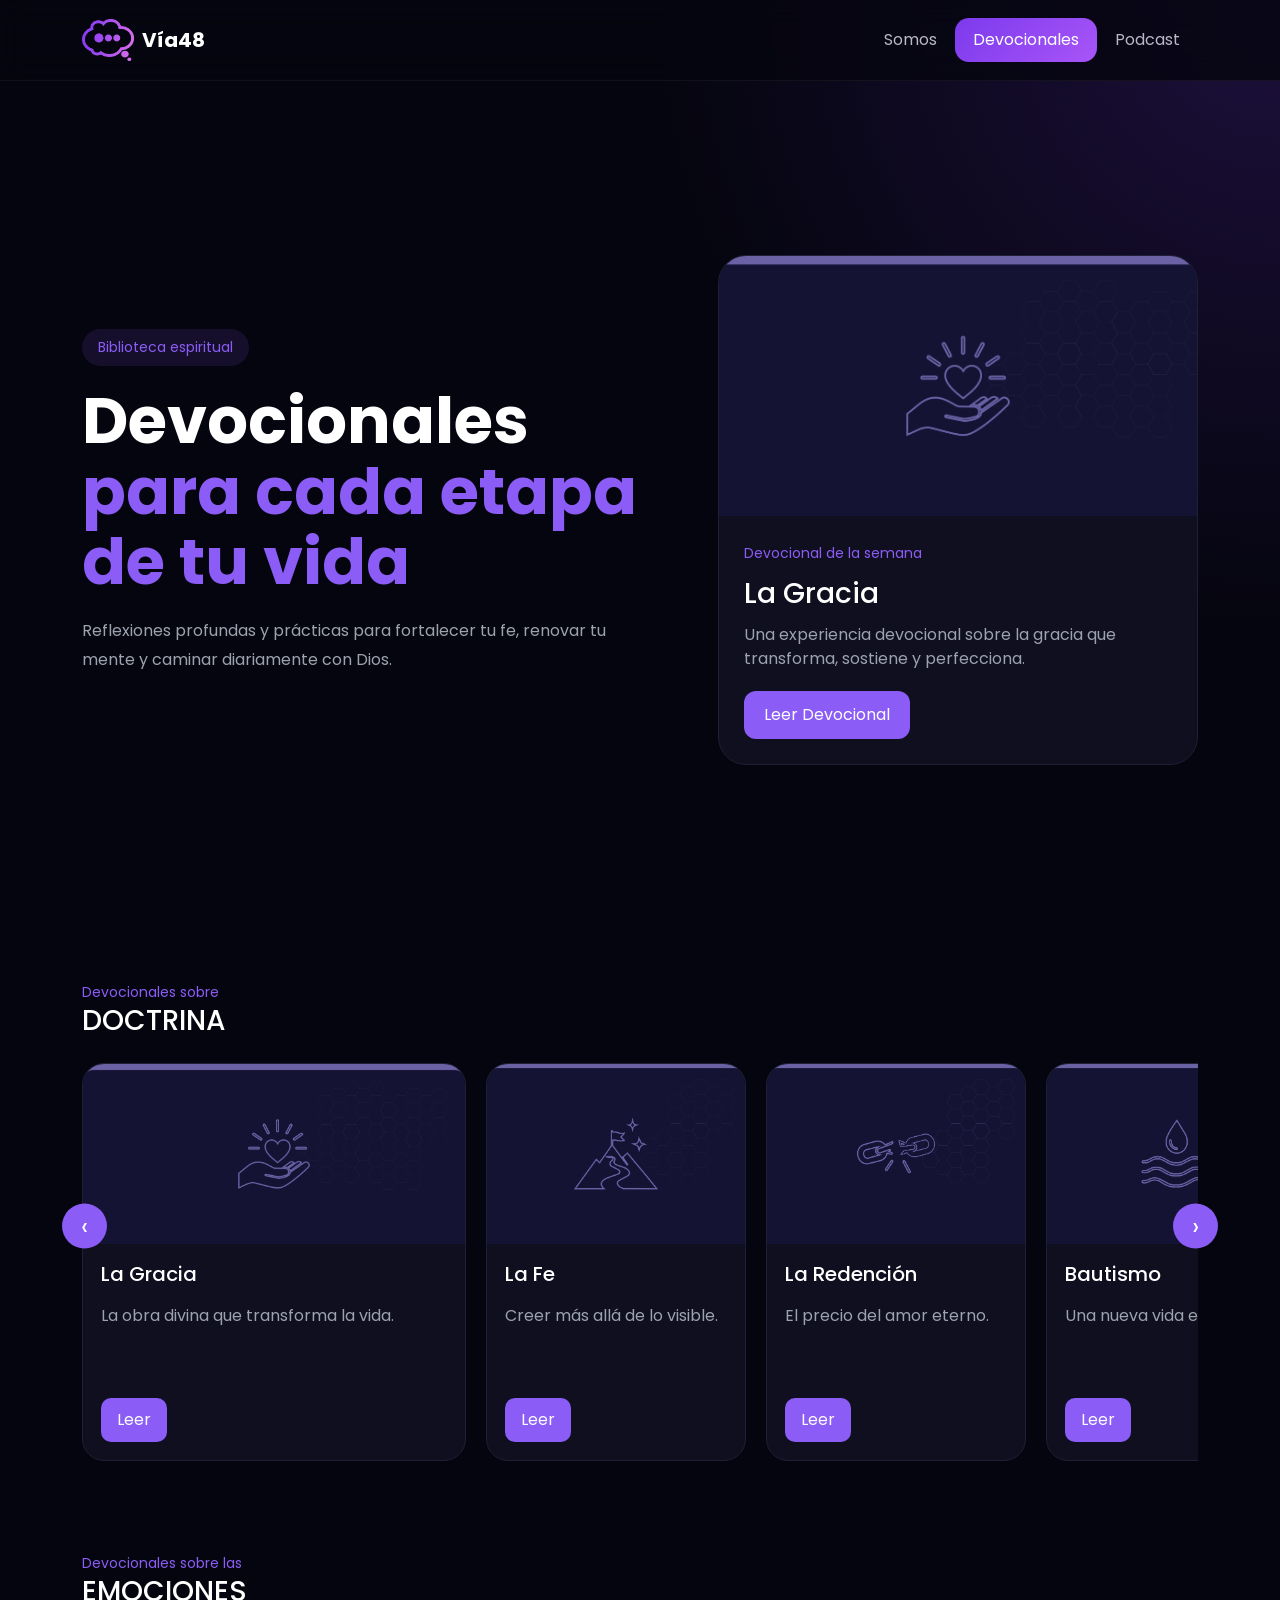
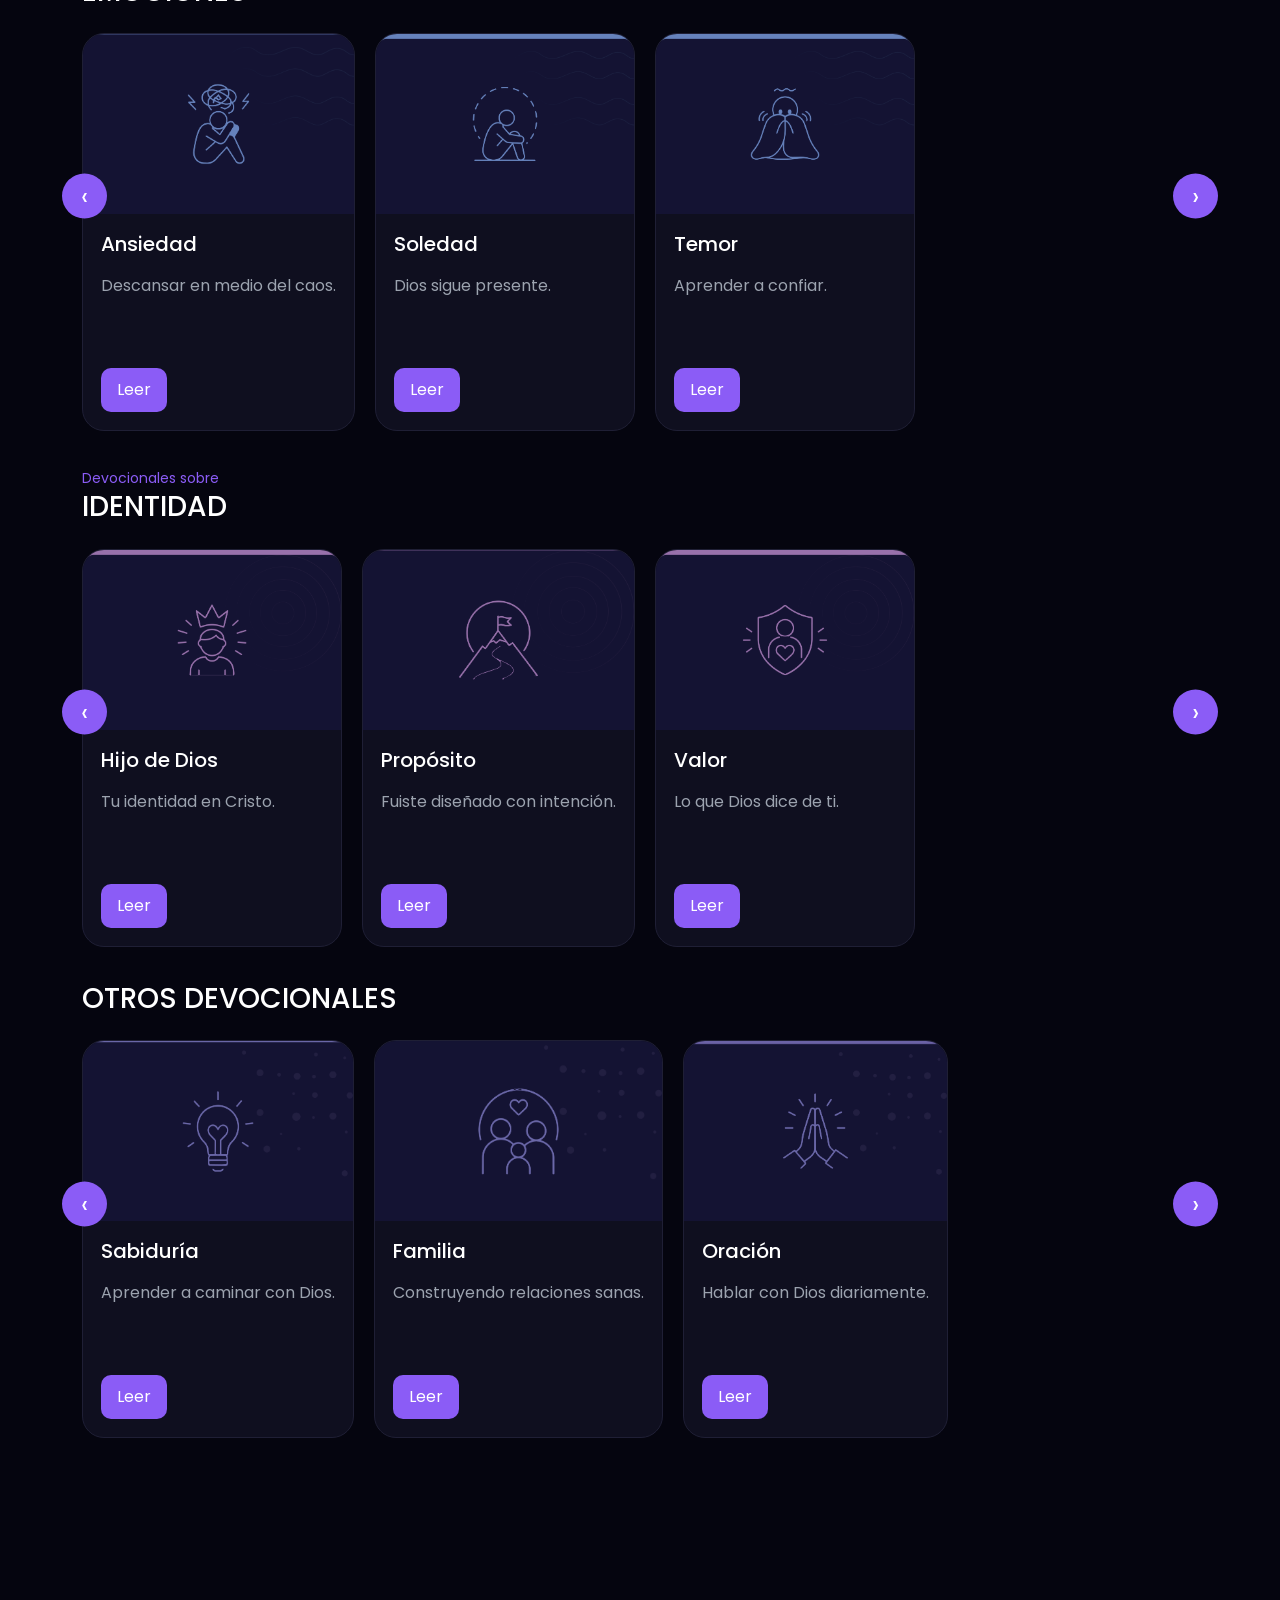
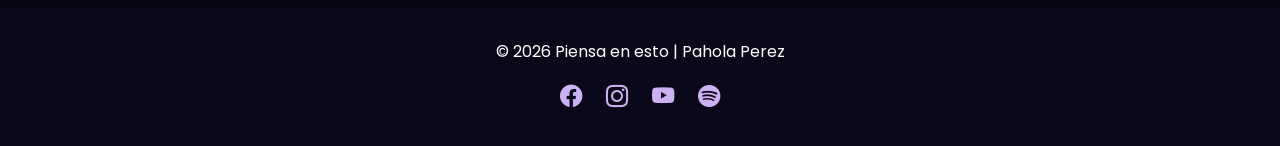
<file: devocionales.html>
<!DOCTYPE html>
<html lang="es">
<head>
  <meta charset="UTF-8">
  <meta name="viewport" content="width=device-width, initial-scale=1.0">

  <title>Vía48 | Devocionales</title>

  <!-- Bootstrap -->
  <link href="https://cdn.jsdelivr.net/npm/bootstrap@5.3.2/dist/css/bootstrap.min.css" rel="stylesheet">

  <!-- Poppins -->
  <link href="https://fonts.googleapis.com/css2?family=Poppins:wght@300;400;500;600;700&display=swap" rel="stylesheet">

  <!-- Bootstrap Icons -->
  <link rel="stylesheet"href="https://cdn.jsdelivr.net/npm/bootstrap-icons@1.11.3/font/bootstrap-icons.min.css">

  <link rel="stylesheet" href="devocionales.css">
</head>

<body>

<!-- NAVBAR -->
<nav class="navbar navbar-expand-lg navbar-dark fixed-top custom-navbar">
  <div class="container">

    <a class="navbar-brand d-flex align-items-center fw-bold" href="index.html">
      <img src="multimedia/Logos/2x/isolog.png"
           alt="Vía48"
           height="42"
           class="me-2 logo-nav">

      <span class="brand-text">Vía48</span>
    </a>

    <button class="navbar-toggler"
            type="button"
            data-bs-toggle="collapse"
            data-bs-target="#menu">
      <span class="navbar-toggler-icon"></span>
    </button>

    <div class="collapse navbar-collapse" id="menu">

      <ul class="navbar-nav ms-auto align-items-lg-center">

        <li class="nav-item">
          <a class="nav-link" href="index.html">Somos</a>
        </li>

        <li class="nav-item">
          <a class="nav-link active-link" href="#">
            Devocionales
          </a>
        </li>

        <li class="nav-item">
          <a class="nav-link" href="podcast.html">
            Podcast
          </a>
        </li>

      </ul>

    </div>
  </div>
</nav>


<!-- ================= HERO ================= -->
<header class="hero">

  <div class="hero-overlay"></div>

  <div class="container hero-content">

    <div class="hero-text">

      <span class="hero-tag">
        Biblioteca espiritual
      </span>

      <h1>
        Devocionales <br>
        <span>para cada etapa de tu vida</span>
      </h1>

      <p>
        Reflexiones profundas y prácticas para fortalecer tu fe,
        renovar tu mente y caminar diariamente con Dios.
      </p>

    </div>

    <!-- DEVOCIONAL SEMANA -->
    <div class="featured-card">

      <div class="featured-image">
        <img src="multimedia/devocionales/devocional de la gracia.png" alt="">
      </div>

      <div class="featured-info">

        <span class="featured-label">
          Devocional de la semana
        </span>

        <h3>La Gracia</h3>

        <p>
          Una experiencia devocional sobre la gracia que transforma,
          sostiene y perfecciona.
        </p>

        <a href="la gracia.html" class="btn-main">
          Leer Devocional
        </a>

      </div>

    </div>

  </div>

</header>

<!-- ================= CATEGORIAS ================= -->
<section class="dev-library">

  <div class="container">

    <!-- ================= DOCTRINA ================= -->
    <div class="dev-section">

      <div class="section-head">
        <span class="featured-label">
          Devocionales sobre
        </span>
        <h2>DOCTRINA</h2>
      </div>

      <div class="slider-wrapper">

        <button class="slider-btn prev">‹</button>

        <div class="slider-track">

          <!-- CARD -->
          <div class="dev-card">
            <img src="multimedia/devocionales/devocional de la gracia.png">
            <h5>La Gracia</h5>
            <p>La obra divina que transforma la vida.</p>
            <a href="la gracia.html">Leer</a>
          </div>

          <div class="dev-card">
            <img src="multimedia/devocionales/devocional de la fe.png">
            <h5>La Fe</h5>
            <p>Creer más allá de lo visible.</p>
            <a href="la fe.html">Leer</a>
          </div>

          <div class="dev-card">
            <img src="multimedia/devocionales/devocional de la redencion.png">
            <h5>La Redención</h5>
            <p>El precio del amor eterno.</p>
            <a href="la fe.html">Leer</a>
          </div>

          <div class="dev-card">
            <img src="multimedia/devocionales/devocional del bautismo.png">
            <h5>Bautismo</h5>
            <p>Una nueva vida en Cristo.</p>
            <a href="la fe.html">Leer</a>
          </div>

          <div class="dev-card">
            <img src="multimedia/devocionales/devocional del espiritu santo.png">
            <h5>Espíritu Santo</h5>
            <p>Dios obrando dentro de ti.</p>
            <a href="la fe.html">Leer</a>
          </div>

        </div>

        <button class="slider-btn next">›</button>

      </div>

    </div>

    <!-- ================= EMOCIONES ================= -->
    <div class="dev-section">

      <div class="section-head">
        <div class="section-head">
        <span class="featured-label">
          Devocionales sobre las
        </span>
        <h2>EMOCIONES</h2>
      </div>

      <div class="slider-wrapper">

        <button class="slider-btn prev">‹</button>

        <div class="slider-track">

          <div class="dev-card">
            <img src="multimedia/devocionales/devocional de la ansiedad.png">
            <h5>Ansiedad</h5>
            <p>Descansar en medio del caos.</p>
            <a href="la fe.html">Leer</a>
          </div>

          <div class="dev-card">
            <img src="multimedia/devocionales/devocional de la soledad.png">
            <h5>Soledad</h5>
            <p>Dios sigue presente.</p>
            <a href="la fe.html">Leer</a>
          </div>

          <div class="dev-card">
            <img src="multimedia/devocionales/devocional del temor.png">
            <h5>Temor</h5>
            <p>Aprender a confiar.</p>
            <a href="la fe.html">Leer</a>
          </div>

        </div>

        <button class="slider-btn next">›</button>

      </div>

    </div>

    <!-- ================= IDENTIDAD ================= -->
    <div class="dev-section">

      <div class="section-head">
        <div class="section-head">
        <span class="featured-label">
          Devocionales sobre
        </span>
        <h2>IDENTIDAD</h2>
      </div>

      <div class="slider-wrapper">

        <button class="slider-btn prev">‹</button>

        <div class="slider-track">

          <div class="dev-card">
            <img src="multimedia/devocionales/devocional hijo de dios.png">
            <h5>Hijo de Dios</h5>
            <p>Tu identidad en Cristo.</p>
            <a href="la fe.html">Leer</a>
          </div>

          <div class="dev-card">
            <img src="multimedia/devocionales/devocional de proposito.png">
            <h5>Propósito</h5>
            <p>Fuiste diseñado con intención.</p>
            <a href="la fe.html">Leer</a>
          </div>

          <div class="dev-card">
            <img src="multimedia/devocionales/devocional de valor.png">
            <h5>Valor</h5>
            <p>Lo que Dios dice de ti.</p>
            <a href="la fe.html">Leer</a>
          </div>

        </div>

        <button class="slider-btn next">›</button>

      </div>

    </div>

    <!-- ================= OTROS ================= -->
    <div class="dev-section">

      <div class="section-head">
        <h2>OTROS DEVOCIONALES</h2>
      </div>

      <div class="slider-wrapper">

        <button class="slider-btn prev">‹</button>

        <div class="slider-track">

          <div class="dev-card">
            <img src="multimedia/devocionales/devocional de la sabiduria.png">
            <h5>Sabiduría</h5>
            <p>Aprender a caminar con Dios.</p>
            <a href="la fe.html">Leer</a>
          </div>

          <div class="dev-card">
            <img src="multimedia/devocionales/devocional de la familia.png">
            <h5>Familia</h5>
            <p>Construyendo relaciones sanas.</p>
            <a href="la fe.html">Leer</a>
          </div>

          <div class="dev-card">
            <img src="multimedia/devocionales/devocional de la oracion.png">
            <h5>Oración</h5>
            <p>Hablar con Dios diariamente.</p>
            <a href="la fe.html">Leer</a>
          </div>

        </div>

        <button class="slider-btn next">›</button>

      </div>

    </div>

  </div>

</section>

<!-- ================= FOOTER ================= -->
<footer class="footer">
  <div class="container">

    <p class="footer-copy">
      © 2026 Piensa en esto | Pahola Perez
    </p>

    <div class="footer-social">

      <a href="https://www.facebook.com/profile.php?id=100063902685089" class="social-icon">
        <i class="bi bi-facebook"></i>
      </a>

      <a href="https://www.instagram.com/viaa_48/" class="social-icon">
        <i class="bi bi-instagram"></i>
      </a>

      <a href="https://www.youtube.com/channel/UCqcQNloeED-9Z5LDlIiYOlQ" class="social-icon">
        <i class="bi bi-youtube"></i>
      </a>

      <a href="https://open.spotify.com/user/31tfxk6ls3qm7tm7y2n66ro7zft4" class="social-icon">
        <i class="bi bi-spotify"></i>
      </a>

    </div>

  </div>
</footer>

<!-- ================= JS ================= -->
<script src="https://cdn.jsdelivr.net/npm/bootstrap@5.3.2/dist/js/bootstrap.bundle.min.js"></script>
<script src="devocionales.js"></script>

</body>
</html>
</file>
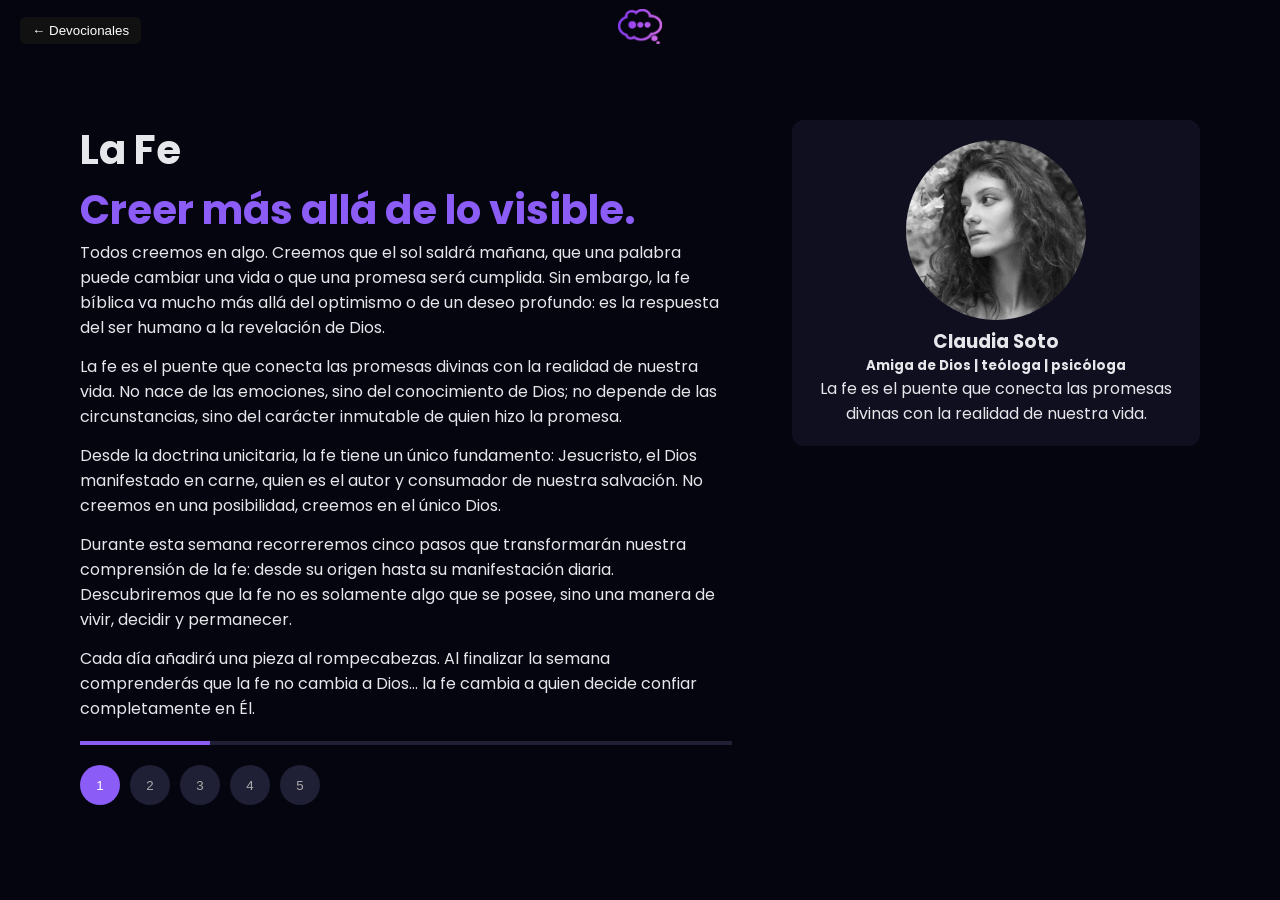
<file: la fe.html>
<!DOCTYPE html>
<html lang="es">
<head>
  <meta charset="UTF-8">
  <meta name="viewport" content="width=device-width, initial-scale=1.0">
  <title>Vía48 | Devocional | La Gracia</title>

  <!-- Poppins -->
  <link href="https://fonts.googleapis.com/css2?family=Poppins:wght@300;400;500;600;700&display=swap" rel="stylesheet">

  <link rel="stylesheet" href="devocionales-todos.css">
</head>

<body>

<!-- HEADER -->
<header class="topbar">

  <button onclick="goBack()" class="btn-back">← Devocionales</button>

  <a href="index.html" class="logo-center">
    <img src="multimedia/Logos/2x/isolog.png" alt="Vía48" height="40">
  </a>

</header>

<!-- HERO -->
<section class="hero">

  <div class="hero-container">

    <!-- IZQUIERDA -->
    <div class="hero-content">

      <h1>
        La Fe <br>
        <span>Creer más allá de lo visible.</span>
      </h1>

      <!-- INTRO -->
      <div class="intro">
        <p>
          Todos creemos en algo. Creemos que el sol saldrá mañana, que una palabra puede cambiar una vida o que una promesa será cumplida. Sin embargo, la fe bíblica va mucho más allá del optimismo o de un deseo profundo: es la respuesta del ser humano a la revelación de Dios.
        </p>

        <p>
          La fe es el puente que conecta las promesas divinas con la realidad de nuestra vida. No nace de las emociones, sino del conocimiento de Dios; no depende de las circunstancias, sino del carácter inmutable de quien hizo la promesa.
        </p>

        <p>
           Desde la doctrina unicitaria, la fe tiene un único fundamento: Jesucristo, el Dios manifestado en carne, quien es el autor y consumador de nuestra salvación. No creemos en una posibilidad, creemos en el único Dios. 
        </p>
          
        <p> 
           Durante esta semana recorreremos cinco pasos que transformarán nuestra comprensión de la fe: desde su origen hasta su manifestación diaria. Descubriremos que la fe no es solamente algo que se posee, sino una manera de vivir, decidir y permanecer. 
        </p>
        <p>
            Cada día añadirá una pieza al rompecabezas. Al finalizar la semana comprenderás que la fe no cambia a Dios… la fe cambia a quien decide confiar completamente en Él.
        </p>

      </div>

      <!-- PROGRESO -->
      <div class="progress-container">

        <div class="progress-bar">
          <div class="progress-fill" id="progress-fill"></div>
        </div>

        <div class="steps">
          <button class="step" data-day="1">1</button>
          <button class="step" data-day="2">2</button>
          <button class="step" data-day="3">3</button>
          <button class="step" data-day="4">4</button>
          <button class="step" data-day="5">5</button>
        </div>

      </div>

    </div>

    <!-- DERECHA -->
    <aside class="author">

      <div class="author-card">

        <img src="multimedia/team/claudia-Sot.png" alt="Claudia Soto">

        <h3>Claudia Soto</h3>

        <div class="tags">
          <h5>
          <span>Amiga de Dios | teóloga | psicóloga</span>
          </h5>
        </div>

        <p>
          La fe es el puente que conecta las promesas divinas con la realidad de nuestra vida. 
        </p>

      </div>

    </aside>

  </div>
</section>

<!-- MODAL -->
<div class="modal" id="modal">

  <div class="modal-content">

    <!-- PROGRESO DE LECTURA -->
    <div class="reading-progress">
      <div id="reading-bar"></div>
    </div>

    <!-- CERRAR -->
    <span class="close" onclick="closeModal()">×</span>

    <!-- CONTENIDO DINÁMICO -->
    <div id="modal-title"></div>
    <div id="modal-body"></div>

  </div>

</div>

<!-- SCRIPT -->
<script src="la fe.js"></script>

</body>
</html>
</file>
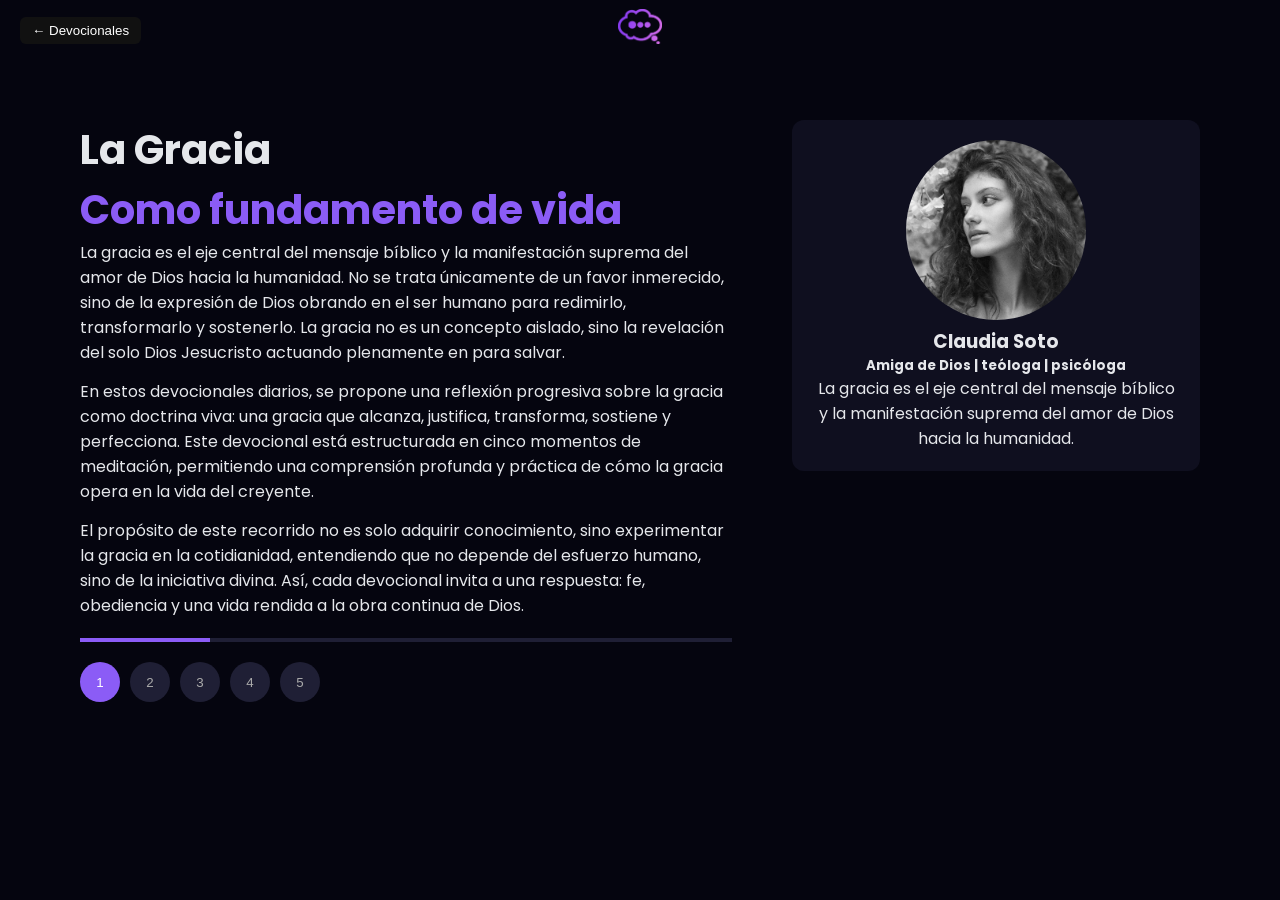
<file: la gracia.html>
<!DOCTYPE html>
<html lang="es">
<head>
  <meta charset="UTF-8">
  <meta name="viewport" content="width=device-width, initial-scale=1.0">
  <title>Vía48 | Devocional | La Gracia</title>

  <!-- Poppins -->
  <link href="https://fonts.googleapis.com/css2?family=Poppins:wght@300;400;500;600;700&display=swap" rel="stylesheet">

  <link rel="stylesheet" href="devocionales-todos.css">
</head>

<body>

<!-- HEADER -->
<header class="topbar">

  <button onclick="goBack()" class="btn-back">← Devocionales</button>

  <a href="index.html" class="logo-center">
    <img src="multimedia/Logos/2x/isolog.png" alt="Vía48" height="40">
  </a>

</header>

<!-- HERO -->
<section class="hero">

  <div class="hero-container">

    <!-- IZQUIERDA -->
    <div class="hero-content">

      <h1>
        La Gracia <br>
        <span>Como fundamento de vida</span>
      </h1>

      <!-- INTRO -->
      <div class="intro">
        <p>
          La gracia es el eje central del mensaje bíblico y la manifestación suprema del amor de Dios hacia la humanidad. No se trata únicamente de un favor inmerecido, sino de la expresión de Dios obrando en el ser humano para redimirlo, transformarlo y sostenerlo. La gracia no es un concepto aislado, sino la revelación del solo Dios Jesucristo actuando plenamente en para salvar.
        </p>

        <p>
          En estos devocionales diarios, se propone una reflexión progresiva sobre la gracia como doctrina viva: una gracia que alcanza, justifica, transforma, sostiene y perfecciona. Este devocional está estructurada en cinco momentos de meditación, permitiendo una comprensión profunda y práctica de cómo la gracia opera en la vida del creyente.
        </p>

        <p>
          El propósito de este recorrido no es solo adquirir conocimiento, sino experimentar la gracia en la cotidianidad, entendiendo que no depende del esfuerzo humano, sino de la iniciativa divina. Así, cada devocional invita a una respuesta: fe, obediencia y una vida rendida a la obra continua de Dios.
        </p>
      </div>

      <!-- PROGRESO -->
      <div class="progress-container">

        <div class="progress-bar">
          <div class="progress-fill" id="progress-fill"></div>
        </div>

        <div class="steps">
          <button class="step" data-day="1">1</button>
          <button class="step" data-day="2">2</button>
          <button class="step" data-day="3">3</button>
          <button class="step" data-day="4">4</button>
          <button class="step" data-day="5">5</button>
        </div>

      </div>

    </div>

    <!-- DERECHA -->
    <aside class="author">

      <div class="author-card">

        <img src="multimedia/team/claudia-Sot.png" alt="Claudia Soto">

        <h3>Claudia Soto</h3>

        <div class="tags">
          <h5>
          <span>Amiga de Dios | teóloga | psicóloga</span>
          </h5>
        </div>

        <p>
          La gracia es el eje central del mensaje bíblico y la manifestación suprema del amor de Dios hacia la humanidad.
        </p>

      </div>

    </aside>

  </div>
</section>

<!-- MODAL -->
<div class="modal" id="modal">

  <div class="modal-content">

    <!-- PROGRESO DE LECTURA -->
    <div class="reading-progress">
      <div id="reading-bar"></div>
    </div>

    <!-- CERRAR -->
    <span class="close" onclick="closeModal()">×</span>

    <!-- CONTENIDO DINÁMICO -->
    <div id="modal-title"></div>
    <div id="modal-body"></div>

  </div>

</div>

<!-- SCRIPT -->
<script src="la gracia.js"></script>

</body>
</html>
</file>
<file: devocionales.css>
*{
  margin:0;
  padding:0;
  box-sizing:border-box;
}

body{
  font-family:'Poppins',sans-serif;
  background:#05050f;
  color:#fff;
  overflow-x:hidden;
}

/* NAVBAR */
.custom-navbar{
  background:rgba(5,5,15,.8);
  backdrop-filter:blur(14px);
  border-bottom:1px solid rgba(255,255,255,.05);
  padding:14px 0;
}

.brand-text{
  color:#fff;
}

.nav-link{
  color:#b8b8c7 !important;
  padding:10px 18px !important;
  border-radius:14px;
  transition:.3s;
}

.nav-link:hover{
  color:#fff !important;
  background:rgba(139,92,246,.1);
}

.active-link{
  background:linear-gradient(
    135deg,
    #7c3aed,
    #a855f7
  );
  color:#fff !important;
}


/* HERO */
.hero{
  position:relative;
  min-height:100vh;
  padding-top:120px;
  display:flex;
  align-items:center;
}

.hero-overlay{
  position:absolute;
  inset:0;
  background:
  radial-gradient(circle at top right,#7c3aed33,transparent 40%);
}

.hero-content{
  position:relative;
  z-index:2;
  display:grid;
  grid-template-columns:1.2fr 1fr;
  gap:60px;
  align-items:center;
}

.hero-tag{
  background:#8b5cf620;
  color:#a78bfa;
  padding:8px 16px;
  border-radius:30px;
  font-size:14px;
  display:inline-block;
  margin-bottom:20px;
}

.hero-text h1{
  font-size:64px;
  font-weight:700;
  line-height:1.1;
  margin-bottom:20px;
}

.hero-text span{
  color:#8b5cf6;
}

.hero-text p{
  color:#9ca3af;
  line-height:1.8;
  max-width:550px;
}

/* FEATURED */
.featured-card{
  background:#0f0f1f;
  border:1px solid #1f1f35;
  border-radius:28px;
  overflow:hidden;
  animation:floatCard 5s ease-in-out infinite;
}

.featured-image img{
  width:100%;
  height:260px;
  object-fit:cover;
}

.featured-info{
  padding:25px;
}

.featured-label{
  color:#8b5cf6;
  font-size:14px;
}

.featured-info h3{
  margin:12px 0;
}

.featured-info p{
  color:#9ca3af;
  margin-bottom:20px;
}

.btn-main{
  background:#8b5cf6;
  color:#fff;
  padding:12px 20px;
  border-radius:12px;
  text-decoration:none;
  transition:.3s;
  display:inline-block;
}

.btn-main:hover{
  background:#7c3aed;
  transform:translateY(-2px);
}

/* LIBRARY */
.dev-library{
  padding:80px 0;
}

.dev-section{
  margin-bottom:80px;
}

.section-head{
  margin-bottom:25px;
}

.section-head h2{
  font-size:28px;
}

/* SLIDER */
.slider-wrapper{
  position:relative;
}

.slider-track{
  display:flex;
  gap:20px;
  overflow-x:auto;
  scroll-behavior:smooth;
  padding-bottom:10px;
}

.slider-track::-webkit-scrollbar{
  height:6px;
}

.slider-track::-webkit-scrollbar-thumb{
  background:#8b5cf6;
  border-radius:20px;
}

/* CARD */
.dev-card{
  min-width:260px;
  background:#0f0f1f;
  border:1px solid #1f1f35;
  border-radius:22px;
  overflow:hidden;
  transition:.4s;
  flex-shrink:0;
}

.dev-card:hover{
  transform:translateY(-10px);
  border-color:#8b5cf6;
}

.dev-card img{
  width:100%;
  height:180px;
  object-fit:cover;
}

.dev-card h5{
  padding:18px 18px 10px;
}

.dev-card p{
  padding:0 18px;
  color:#9ca3af;
  min-height:60px;
}

.dev-card a{
  margin:18px;
  display:inline-block;
  text-decoration:none;
  background:#8b5cf6;
  color:#fff;
  padding:10px 16px;
  border-radius:10px;
  transition:.3s;
}

.dev-card a:hover{
  background:#7c3aed;
}

/* BOTONES */
.slider-btn{
  position:absolute;
  top:40%;
  transform:translateY(-50%);
  z-index:10;
  width:45px;
  height:45px;
  border:none;
  border-radius:50%;
  background:#8b5cf6;
  color:#fff;
  font-size:26px;
  cursor:pointer;
}

.prev{
  left:-20px;
}

.next{
  right:-20px;
}

/* FOOTER */
footer {
  background: #0a0819;
  padding: 2rem 0;
  color: var(--text-muted);
  text-align: center;
}

.footer-social {
  margin-top: 10px;
}

.footer-social a {
  font-size: 1.4rem;
  margin: 0 10px;
  transition: transform .3s ease, color .3s ease;
  display: inline-block;
}
/* Colores por red */
.footer-social a .bi-facebook {
  color: #ccb2f3;
}

.footer-social a .bi-instagram {
  color: #ccb2f3;
}

.footer-social a .bi-youtube {
  color: #ccb2f3;
}

.footer-social a .bi-spotify {
  color: #ccb2f3;
}

/* Hover */
.footer-social a:hover {
  transform: translateY(-4px);
}

/* ===============================
   ANIMACIONES
================================ */
.animate {
  animation: fadeUp 1s ease forwards;
}

@keyframes fadeUp {
  from {
    opacity: 0;
    transform: translateY(30px);
  }
  to {
    opacity: 1;
    transform: translateY(0);
  }
}




/* ANIMACIONES */
@keyframes floatCard{
  0%{transform:translateY(0);}
  50%{transform:translateY(-10px);}
  100%{transform:translateY(0);}
}

/* RESPONSIVE */
@media(max-width:992px){

  .hero-content{
    grid-template-columns:1fr;
  }

  .hero-text h1{
    font-size:46px;
  }

}

@media(max-width:768px){

  .hero{
    padding-top:100px;
  }

  .hero-text h1{
    font-size:38px;
  }

  .slider-btn{
    display:none;
  }

  .dev-card{
    min-width:220px;
  }

}
</file>
<file: devocionales-todos.css>
* {
  margin: 0;
  padding: 0;
  box-sizing: border-box;
}

body {
  font-family: 'Poppins', sans-serif;
  background: #05050f;
  color: #e5e7eb;
}



/* HEADER */
.topbar {
  position: fixed;
  width: 100%;
  height: 60px;
  display: flex;
  justify-content: center;
  align-items: center;
}


.btn-back {
  position: absolute;
  left: 20px;
  background: #111;
  color: #fff;
  border: none;
  padding: 6px 12px;
  border-radius: 6px;
}

.logo-center img {
  height: 35px;
}

/* HERO */
.hero {
  padding-top: 80px;
}

.hero-container {
  display: grid;
  grid-template-columns: 1.6fr 1fr;
  gap: 60px;
  max-width: 1200px;
  margin: auto;
  padding: 40px;
}

/* TEXTO */
.hero-content h1 {
  font-size: 40px;
}

.hero-content span {
  color: #8b5cf6;
}

.intro p + p {
  margin-top: 14px;
}

/* PROGRESO */
.progress-bar {
  height: 4px;
  background: #1f1f35;
  margin: 20px 0;
}

.progress-fill {
  height: 100%;
  width: 0%;
  background: #8b5cf6;
}

.steps {
  display: flex;
  gap: 10px;
}

.step {
  width: 40px;
  height: 40px;
  border-radius: 50%;
  background: #1f1f35;
  color: #aaa;
  border: none;
  cursor: pointer;
}

.step.active {
  background: #8b5cf6;
  color: #fff;
}

.step.completed {
  background: #22c55e;
  color: #fff;
}

/* AUTOR */
.author-card {
  background: #0f0f1f;
  padding: 20px;
  border-radius: 12px;
  text-align: center;
}

.author-card img {
  width: 180px;
  border-radius: 50%;
}

/* MODAL */
.modal {
  position: fixed;
  inset: 0;
  background: rgba(0,0,0,0.7);
  display: flex;
  justify-content: center;
  align-items: center;
  opacity: 0;
  pointer-events: none;
  transition: 0.3s;
}

.modal.show {
  opacity: 1;
  pointer-events: all;
}

.modal-content {
  background: #0f0f1f;
  padding: 30px;
  width: 90%;
  max-width: 700px;
  border-radius: 12px;

  max-height: 80vh;
  overflow-y: auto;
}

/* ANIMACIÓN BLOQUES */
.bloque {
  margin-bottom: 20px;
  opacity: 0;
  transform: translateY(15px);
  animation: fadeUp 0.5s ease forwards;
}

.bloque:nth-child(1){animation-delay:0.1s}
.bloque:nth-child(2){animation-delay:0.2s}
.bloque:nth-child(3){animation-delay:0.3s}
.bloque:nth-child(4){animation-delay:0.4s}

@keyframes fadeUp {
  to {
    opacity: 1;
    transform: translateY(0);
  }
}

.bloque h4 {
  margin-bottom: 5px;
  color: #fff;
}

.bloque p {
  color: #9ca3af;
  line-height: 1.6;
}

/* SCROLL */
.modal-content::-webkit-scrollbar {
  width: 6px;
}
.modal-content::-webkit-scrollbar-thumb {
  background: #8b5cf6;
}

/* PROGRESO LECTURA */
.reading-progress {
  position: sticky;
  top: 0;
  height: 4px;
  background: #1f1f35;
  margin-bottom: 15px;
}

#reading-bar {
  height: 100%;
  width: 0%;
  background: #8b5cf6;
}

.close {
  float: right;
  cursor: pointer;
}

/* ================= MOBILE ================= */
@media (max-width: 768px) {

  /* HERO */
  .hero-container {
    grid-template-columns: 1fr;
    padding: 20px;
    gap: 30px;
  }

  .hero-content h1 {
    font-size: 28px;
  }

  /* AUTOR */
  .author {
    width: 100%;
  }

  .author-card {
    width: 100%;
    padding: 20px;
  }

  .author-card img {
    width: 140px;
  }

  /* STEPS */
  .steps {
    justify-content: center;
    flex-wrap: wrap;
  }

  /* BOTONES */
  .step {
    width: 35px;
    height: 35px;
  }

 .topbar {
    justify-content: center;
  }

  .btn-back {
    left: 10px;
    font-size: 12px;
    padding: 4px 8px;
  }

  .logo-center img {
    height: 28px;
  }

/* evita zoom raro en inputs y scroll brusco */
html {
  -webkit-text-size-adjust: 100%;
}

/* mejora scroll en iOS */
.modal-content {
  -webkit-overflow-scrolling: touch;
}

}
</file>
